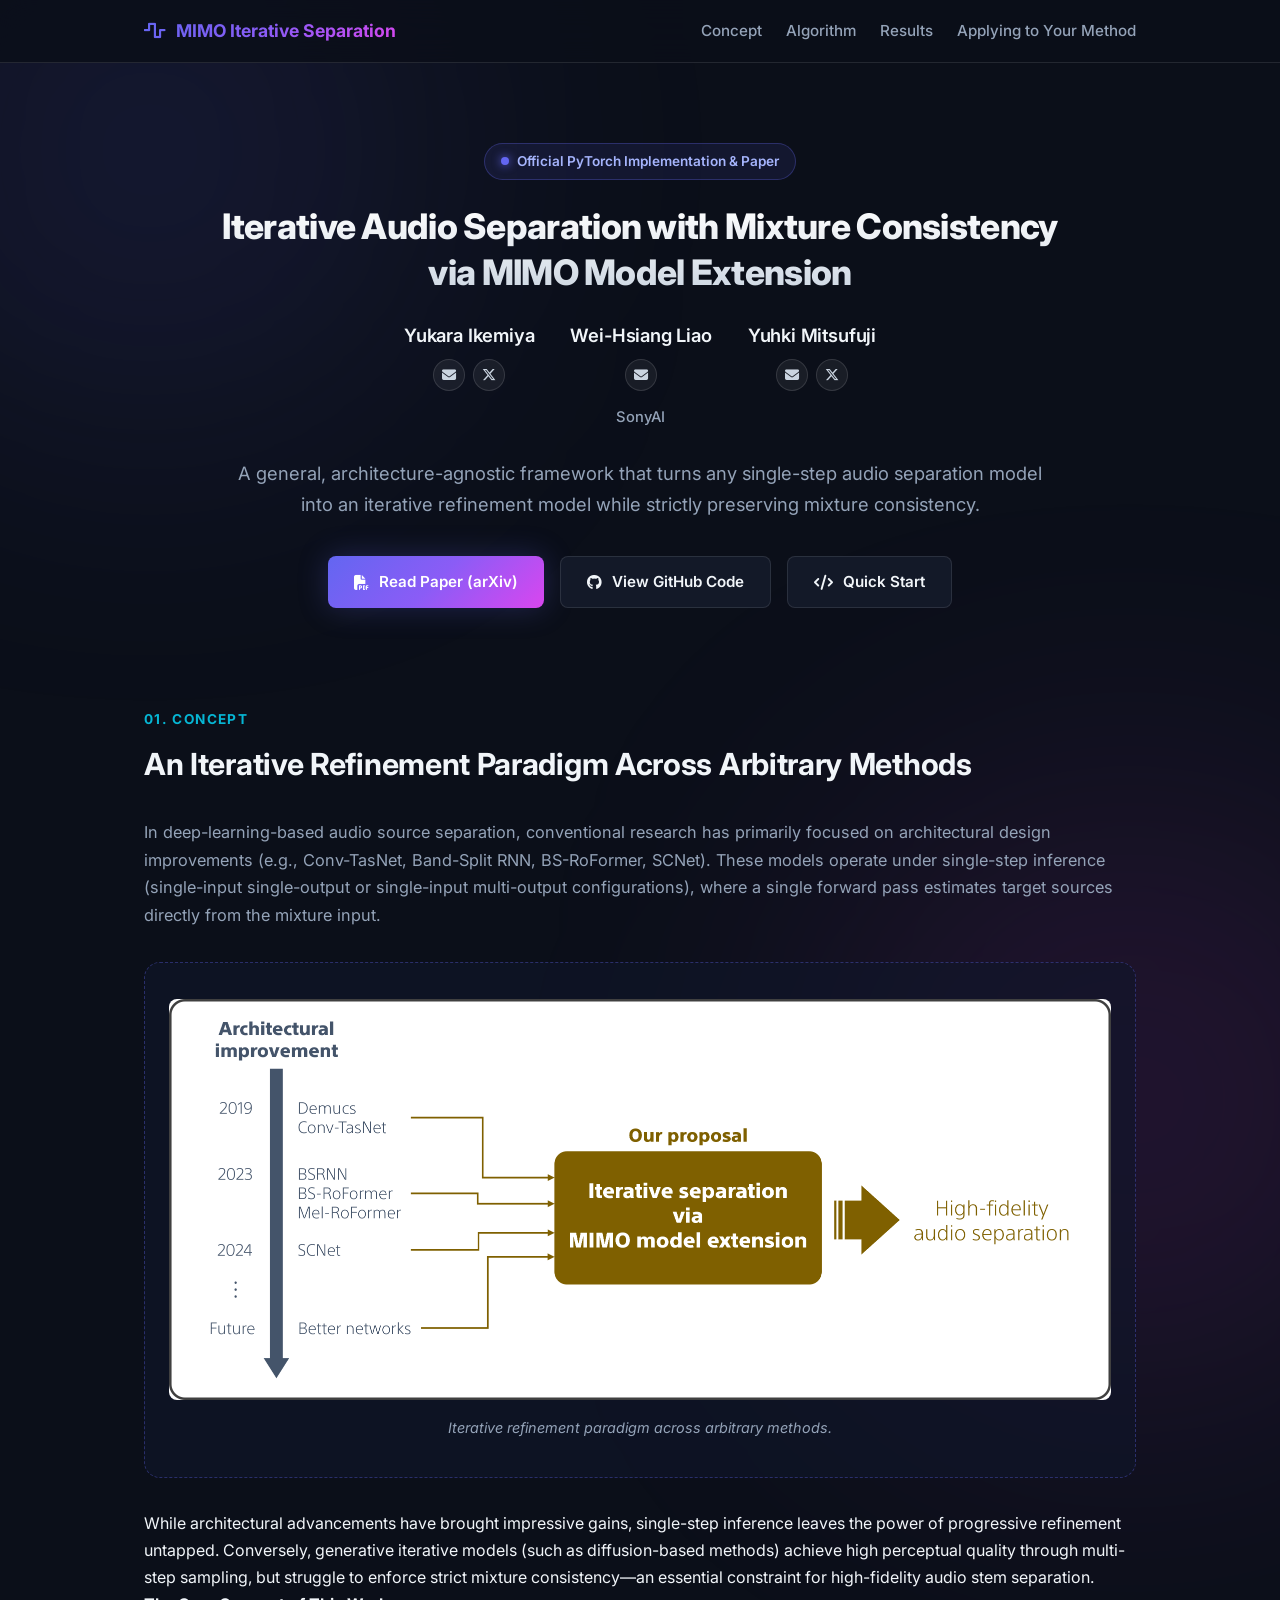
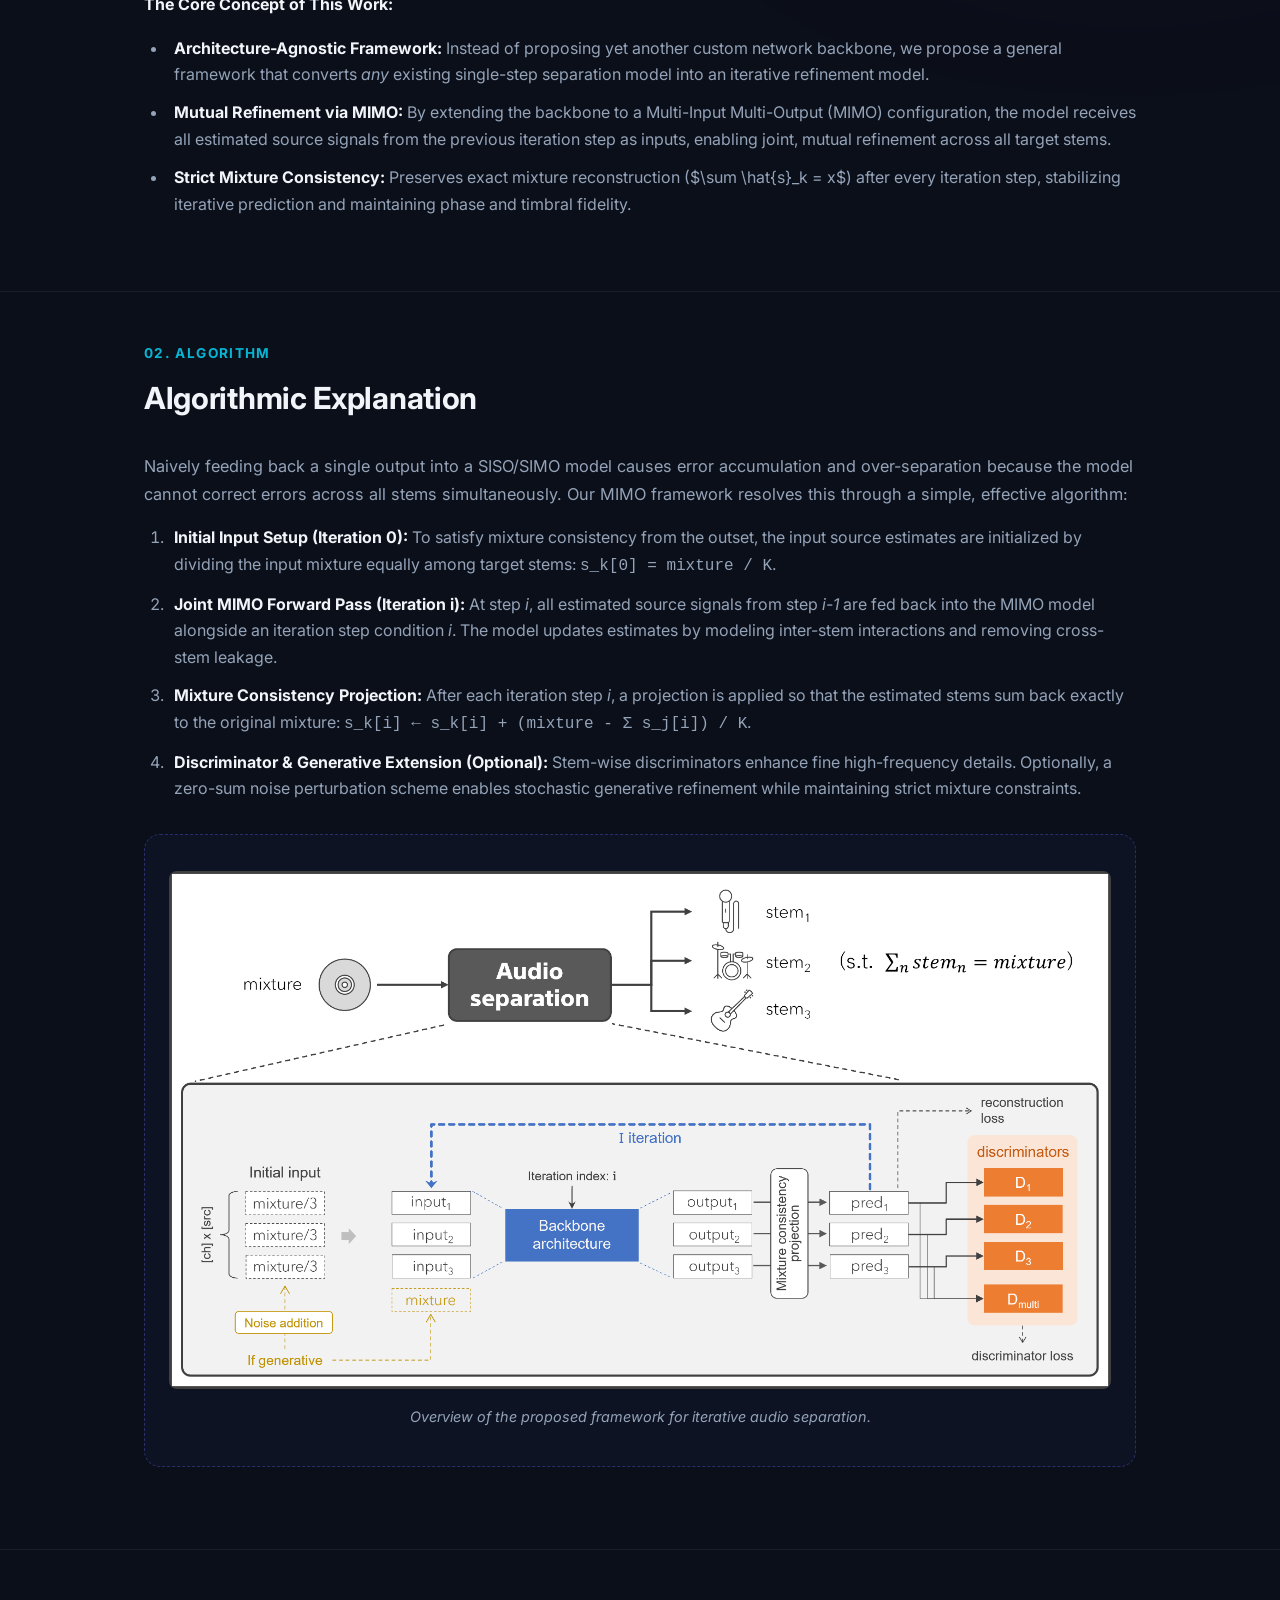
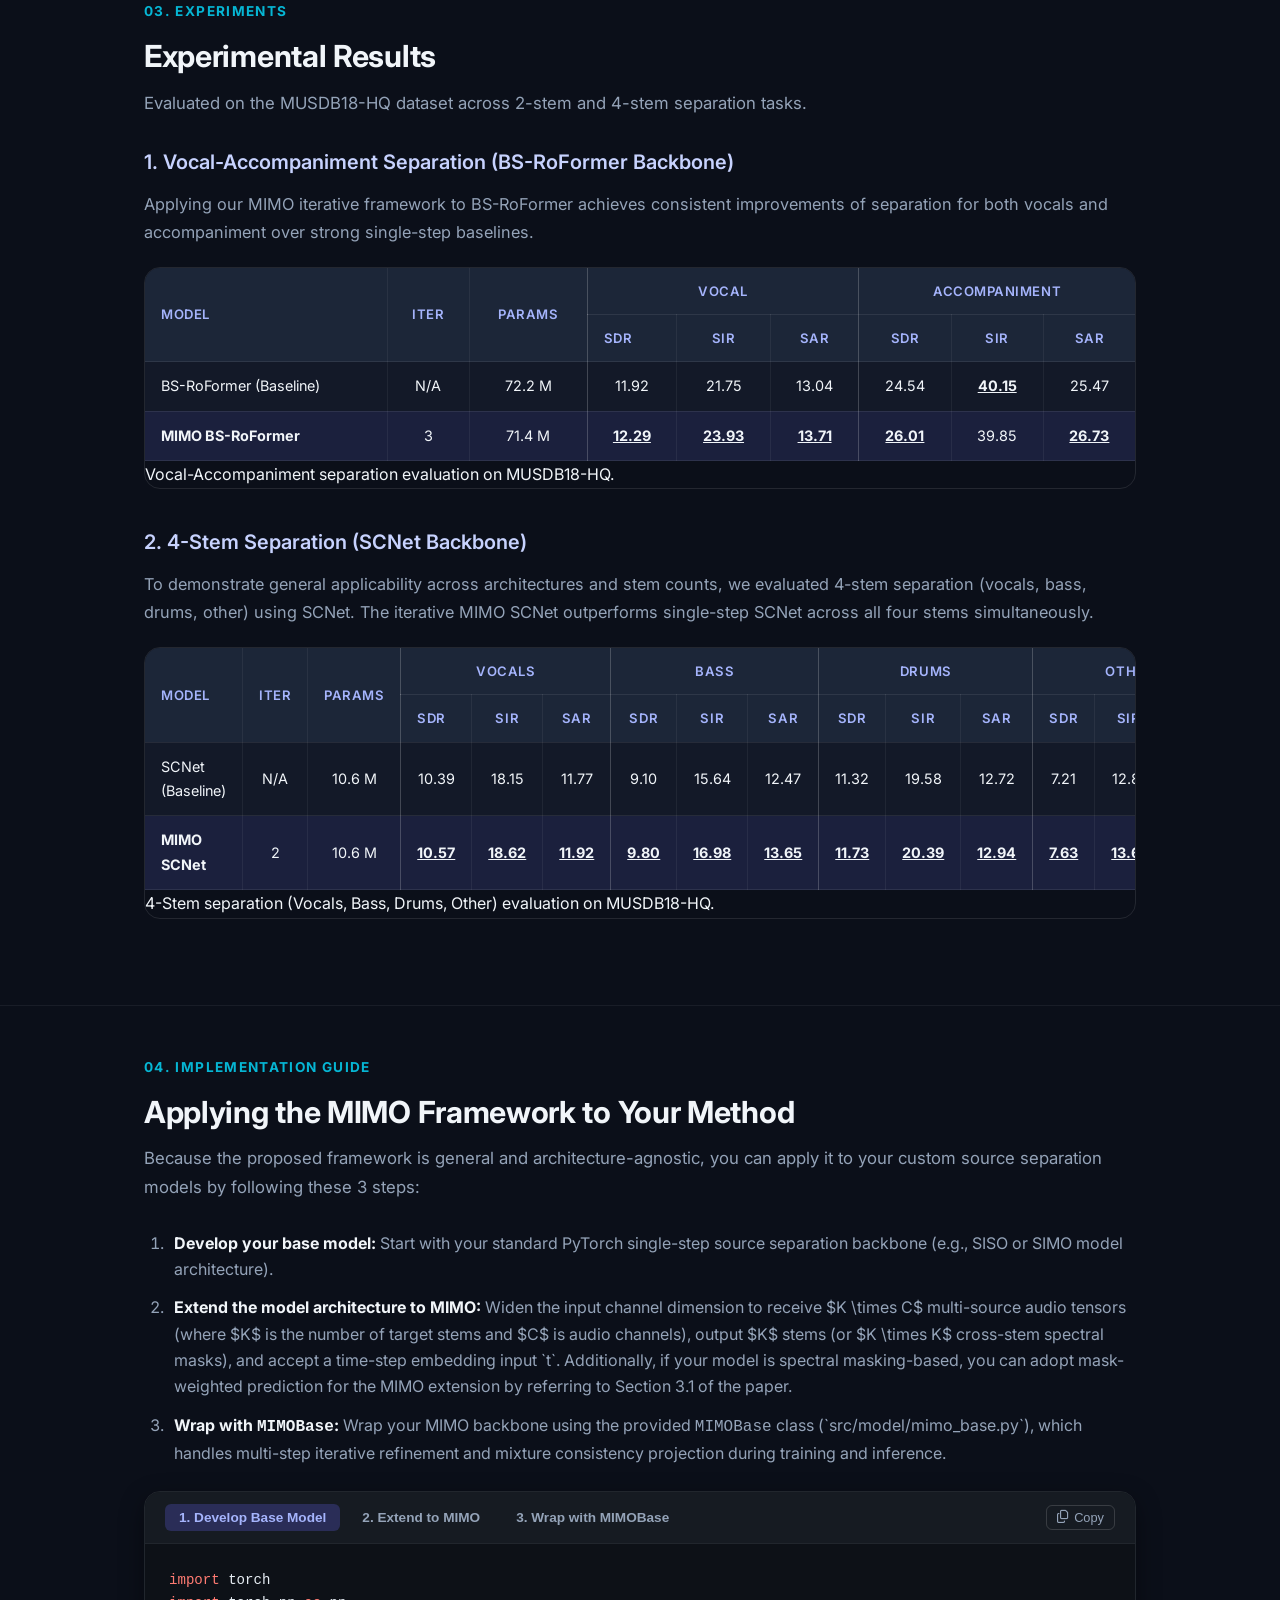
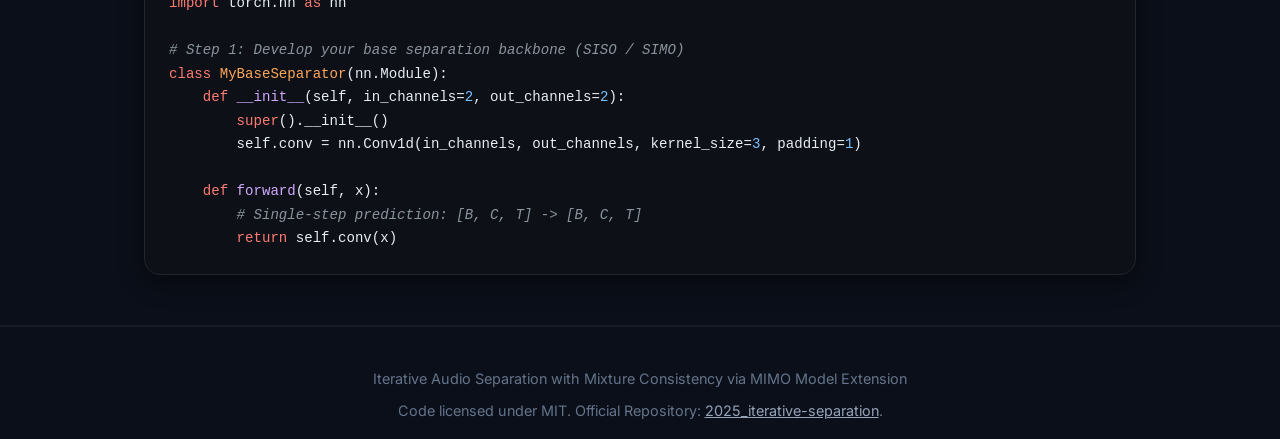
<file: html/index.html>
<!DOCTYPE html>
<html lang="en">
<head>
  <meta charset="UTF-8">
  <meta name="viewport" content="width=device-width, initial-scale=1.0">
  <title>Iterative Audio Separation with Mixture Consistency via MIMO Model Extension</title>
  <meta name="description" content="A general framework for stable and effective iterative audio separation with mixture consistency by extending separation models to a multi-input multi-output (MIMO) configuration.">
  
  <!-- Fonts -->
  <link rel="preconnect" href="https://fonts.googleapis.com">
  <link rel="preconnect" href="https://fonts.gstatic.com" crossorigin>
  <link href="https://fonts.googleapis.com/css2?family=Inter:wght@400;500;600;700;800&family=JetBrains+Mono:wght@400;500;600&display=swap" rel="stylesheet">
  
  <!-- Font Awesome -->
  <link rel="stylesheet" href="https://cdnjs.cloudflare.com/ajax/libs/font-awesome/6.5.1/css/all.min.css">
  
  <!-- Custom Styles -->
  <link rel="stylesheet" href="style.css">
</head>
<body>

  <!-- Navigation -->
  <header>
    <div class="container nav-content">
      <a href="#" class="logo">
        <i class="fa-solid fa-wave-square"></i>
        MIMO Iterative Separation
      </a>
      <ul class="nav-links">
        <li><a href="#concept">Concept</a></li>
        <li><a href="#algorithm">Algorithm</a></li>
        <li><a href="#results">Results</a></li>
        <li><a href="#code">Applying to Your Method</a></li>
      </ul>
    </div>
  </header>

  <!-- Hero Section -->
  <section class="hero">
    <div class="container">
      <div class="badge">
        <span class="badge-dot"></span> Official PyTorch Implementation & Paper
      </div>
      <h1 class="hero-title">Iterative Audio Separation with Mixture Consistency<br>via MIMO Model Extension</h1>

      <!-- Authors & Contact Info -->
      <!-- Authors & Individual Social Links -->
      <div class="hero-authors-container">
        <div class="author-cards">
          
          <div class="author-card">
            <div class="author-name">Yukara Ikemiya</div>
            <div class="author-socials">
              <a href="mailto:yukara.ikemiya@sony.com" class="author-icon-btn" title="Email: yukara.ikemiya@sony.com">
                <i class="fa-solid fa-envelope"></i>
              </a>
              <a href="https://x.com/yukara_ikemiya" target="_blank" rel="noopener" class="author-icon-btn" title="X: @yukara_ikemiya">
                <i class="fa-brands fa-x-twitter"></i>
              </a>
            </div>
          </div>

          <div class="author-card">
            <div class="author-name">Wei-Hsiang Liao</div>
            <div class="author-socials">
              <a href="mailto:weihsiang.liao@sony.com" class="author-icon-btn" title="Email: weihsiang.liao@sony.com">
                <i class="fa-solid fa-envelope"></i>
              </a>
            </div>
          </div>

          <div class="author-card">
            <div class="author-name">Yuhki Mitsufuji</div>
            <div class="author-socials">
              <a href="mailto:yuhki.mitsufuji@sony.com" class="author-icon-btn" title="Email: yuhki.mitsufuji@sony.com">
                <i class="fa-solid fa-envelope"></i>
              </a>
              <a href="https://x.com/mittu1204" target="_blank" rel="noopener" class="author-icon-btn" title="X: @mittu1204">
                <i class="fa-brands fa-x-twitter"></i>
              </a>
            </div>
          </div>

        </div>
        
        <div class="author-affiliation">SonyAI</div>
      </div>

      <p class="hero-subtitle">
        A general, architecture-agnostic framework that turns any single-step audio separation model into an iterative refinement model while strictly preserving mixture consistency.
      </p>

      <div class="hero-actions">
        <a href="https://arxiv.org/abs/2609.07226" target="_blank" rel="noopener" class="btn btn-primary">
          <i class="fa-solid fa-file-pdf"></i> Read Paper (arXiv)
        </a>
        <a href="https://github.com/SonyResearch/mimo-audio-separation/" target="_blank" rel="noopener" class="btn btn-secondary">
          <i class="fa-brands fa-github"></i> View GitHub Code
        </a>
        <a href="#code" class="btn btn-secondary">
          <i class="fa-solid fa-code"></i> Quick Start
        </a>
      </div>
    </div>
  </section>

  <!-- Section 1: Concept -->
  <section id="concept" class="section">
    <div class="container">
      <div class="section-header">
        <span class="section-tag">01. Concept</span>
        <h2 class="section-title">An Iterative Refinement Paradigm Across Arbitrary Methods</h2>
      </div>

      <div class="text-content">
        <p>
          In deep-learning-based audio source separation, conventional research has primarily focused on architectural design improvements (e.g., Conv-TasNet, Band-Split RNN, BS-RoFormer, SCNet). These models operate under single-step inference (single-input single-output or single-input multi-output configurations), where a single forward pass estimates target sources directly from the mixture input.
        </p>
      </div>

      <!-- Figure 1: Method Concept -->
      <div class="figure-container">
        <img class="figure-image" src="fig/method_concept.png"
             alt="Iterative refinement paradigm across arbitrary methods">
        <p class="figure-caption">Iterative refinement paradigm across arbitrary methods.</p>
      </div>

      <div></div>
        <p>
          While architectural advancements have brought impressive gains, single-step inference leaves the power of progressive refinement untapped. Conversely, generative iterative models (such as diffusion-based methods) achieve high perceptual quality through multi-step sampling, but struggle to enforce strict mixture consistency—an essential constraint for high-fidelity audio stem separation.
        </p>

        <p>
          <strong>The Core Concept of This Work:</strong>
        </p>
        <ul class="clean-list">
          <li><strong>Architecture-Agnostic Framework:</strong> Instead of proposing yet another custom network backbone, we propose a general framework that converts <em>any</em> existing single-step separation model into an iterative refinement model.</li>
          <li><strong>Mutual Refinement via MIMO:</strong> By extending the backbone to a Multi-Input Multi-Output (MIMO) configuration, the model receives all estimated source signals from the previous iteration step as inputs, enabling joint, mutual refinement across all target stems.</li>
          <li><strong>Strict Mixture Consistency:</strong> Preserves exact mixture reconstruction ($\sum \hat{s}_k = x$) after every iteration step, stabilizing iterative prediction and maintaining phase and timbral fidelity.</li>
        </ul>
      </div>

    </div>
  </section>

  <!-- Section 2: Algorithm -->
  <section id="algorithm" class="section">
    <div class="container">
      <div class="section-header">
        <span class="section-tag">02. Algorithm</span>
        <h2 class="section-title">Algorithmic Explanation</h2>
      </div>

      <div class="text-content">
        <p>
          Naively feeding back a single output into a SISO/SIMO model causes error accumulation and over-separation because the model cannot correct errors across all stems simultaneously. Our MIMO framework resolves this through a simple, effective algorithm:
        </p>

        <ol class="clean-list">
          <li>
            <strong>Initial Input Setup (Iteration 0):</strong>
            To satisfy mixture consistency from the outset, the input source estimates are initialized by dividing the input mixture equally among target stems: <code>s_k[0] = mixture / K</code>.
          </li>
          <li>
            <strong>Joint MIMO Forward Pass (Iteration i):</strong>
            At step <em>i</em>, all estimated source signals from step <em>i-1</em> are fed back into the MIMO model alongside an iteration step condition <em>i</em>. The model updates estimates by modeling inter-stem interactions and removing cross-stem leakage.
          </li>
          <li>
            <strong>Mixture Consistency Projection:</strong>
            After each iteration step <em>i</em>, a projection is applied so that the estimated stems sum back exactly to the original mixture:
            <code>s_k[i] ← s_k[i] + (mixture - Σ s_j[i]) / K</code>.
          </li>
          <li>
            <strong>Discriminator & Generative Extension (Optional):</strong>
            Stem-wise discriminators enhance fine high-frequency details. Optionally, a zero-sum noise perturbation scheme enables stochastic generative refinement while maintaining strict mixture constraints.
          </li>
        </ol>
      </div>

      <!-- Figure 2: MIMO Model Extension -->
      <div class="figure-container">
        <img class="figure-image" src="fig/mimo_iterative_separation.png"
             alt="Overview of the proposed MIMO iterative separation framework">
        <p class="figure-caption">Overview of the proposed framework for iterative audio separation.</p>
      </div>
    </div>
  </section>

  <!-- Section 3: Experiments -->
  <section id="results" class="section">
    <div class="container">
      <div class="section-header">
        <span class="section-tag">03. Experiments</span>
        <h2 class="section-title">Experimental Results</h2>
        <p class="section-desc">
          Evaluated on the MUSDB18-HQ dataset across 2-stem and 4-stem separation tasks.
        </p>
      </div>

      <!-- Table 1: BS-RoFormer -->
      <div class="text-content">
        <h3 class="subsection-title">1. Vocal-Accompaniment Separation (BS-RoFormer Backbone)</h3>
        <p>
          Applying our MIMO iterative framework to BS-RoFormer achieves consistent improvements of separation for both vocals and accompaniment over strong single-step baselines.
        </p>
      </div>

      <div class="table-wrapper">
        <table>
          <thead>
            <tr>
              <th rowspan="2">Model</th>
              <th rowspan="2">Iter</th>
              <th rowspan="2">Params</th>
              <th colspan="3">Vocal</th>
              <th colspan="3">Accompaniment</th>
            </tr>
            <tr>
              <th>SDR</th>
              <th>SIR</th>
              <th>SAR</th>
              <th>SDR</th>
              <th>SIR</th>
              <th>SAR</th>
            </tr>
          </thead>
          <tbody>
            <tr>
              <td>BS-RoFormer (Baseline)</td>
              <td>N/A</td>
              <td>72.2 M</td>
              <td>11.92</td>
              <td>21.75</td>
              <td>13.04</td>
              <td>24.54</td>
              <td><u><strong>40.15</strong></u></td>
              <td>25.47</td>
            </tr>
            <tr class="highlight-row">
              <td><strong>MIMO BS-RoFormer</strong></td>
              <td>3</td>
              <td>71.4 M</td>
              <td><u><strong>12.29</strong></u></td>
              <td><u><strong>23.93</strong></u></td>
              <td><u><strong>13.71</strong></u></td>
              <td><u><strong>26.01</strong></u></td>
              <td>39.85</td>
              <td><u><strong>26.73</strong></u></td>
            </tr>
          </tbody>
        </table>
        <caption>Vocal-Accompaniment separation evaluation on MUSDB18-HQ.</caption>
      </div>

      <!-- Table 2: SCNet -->
      <div class="text-content" style="margin-top: 36px;">
        <h3 class="subsection-title">2. 4-Stem Separation (SCNet Backbone)</h3>
        <p>
          To demonstrate general applicability across architectures and stem counts, we evaluated 4-stem separation (vocals, bass, drums, other) using SCNet. The iterative MIMO SCNet outperforms single-step SCNet across all four stems simultaneously.
        </p>
      </div>

      <div class="table-wrapper">
        <table>
          <thead>
            <tr>
              <th rowspan="2">Model</th>
              <th rowspan="2">Iter</th>
              <th rowspan="2">Params</th>
              <th colspan="3">Vocals</th>
              <th colspan="3">Bass</th>
              <th colspan="3">Drums</th>
              <th colspan="3">Other</th>
            </tr>
            <tr>
              <th>SDR</th>
              <th>SIR</th>
              <th>SAR</th>
              <th>SDR</th>
              <th>SIR</th>
              <th>SAR</th>
              <th>SDR</th>
              <th>SIR</th>
              <th>SAR</th>
              <th>SDR</th>
              <th>SIR</th>
              <th>SAR</th>
            </tr>
          </thead>
          <tbody>
            <tr>
              <td>SCNet (Baseline)</td>
              <td>N/A</td>
              <td>10.6 M</td>
              <td>10.39</td>
              <td>18.15</td>
              <td>11.77</td>
              <td>9.10</td>
              <td>15.64</td>
              <td>12.47</td>
              <td>11.32</td>
              <td>19.58</td>
              <td>12.72</td>
              <td>7.21</td>
              <td>12.81</td>
              <td>9.58</td>
            </tr>
            <tr class="highlight-row">
              <td><strong>MIMO SCNet</strong></td>
              <td>2</td>
              <td>10.6 M</td>
              <td><u><strong>10.57</strong></u></td>
              <td><u><strong>18.62</strong></u></td>
              <td><u><strong>11.92</strong></u></td>
              <td><u><strong>9.80</strong></u></td>
              <td><u><strong>16.98</strong></u></td>
              <td><u><strong>13.65</strong></u></td>
              <td><u><strong>11.73</strong></u></td>
              <td><u><strong>20.39</strong></u></td>
              <td><u><strong>12.94</strong></u></td>
              <td><u><strong>7.63</strong></u></td>
              <td><u><strong>13.61</strong></u></td>
              <td><u><strong>9.75</strong></u></td>
            </tr>
          </tbody>
        </table>
        <caption>4-Stem separation (Vocals, Bass, Drums, Other) evaluation on MUSDB18-HQ.</caption>
      </div>
    </div>
  </section>

  <!-- Section 4: Applying Framework -->
  <section id="code" class="section">
    <div class="container">
      <div class="section-header">
        <span class="section-tag">04. Implementation Guide</span>
        <h2 class="section-title">Applying the MIMO Framework to Your Method</h2>
        <p class="section-desc">
          Because the proposed framework is general and architecture-agnostic, you can apply it to your custom source separation models by following these 3 steps:
        </p>
      </div>

      <div class="text-content">
        <ol class="clean-list">
          <li>
            <strong>Develop your base model:</strong>
            Start with your standard PyTorch single-step source separation backbone (e.g., SISO or SIMO model architecture).
          </li>
          <li>
            <strong>Extend the model architecture to MIMO:</strong>
            Widen the input channel dimension to receive $K \times C$ multi-source audio tensors (where $K$ is the number of target stems and $C$ is audio channels), output $K$ stems (or $K \times K$ cross-stem spectral masks), and accept a time-step embedding input `t`. Additionally, if your model is spectral masking-based, you can adopt mask-weighted prediction for the MIMO extension by referring to Section 3.1 of the paper.
          </li>
          <li>
            <strong>Wrap with <code>MIMOBase</code>:</strong>
            Wrap your MIMO backbone using the provided <code>MIMOBase</code> class (`src/model/mimo_base.py`), which handles multi-step iterative refinement and mixture consistency projection during training and inference.
          </li>
        </ol>
      </div>

      <div class="code-wrapper">
        <div class="code-header">
          <div class="code-tabs">
            <button class="code-tab active" data-tab="step1-code">1. Develop Base Model</button>
            <button class="code-tab" data-tab="step2-code">2. Extend to MIMO</button>
            <button class="code-tab" data-tab="step3-code">3. Wrap with MIMOBase</button>
          </div>
          <button class="copy-btn"><i class="fa-regular fa-copy"></i> Copy</button>
        </div>

        <!-- Code Block 1 -->
        <div id="step1-code" class="code-block active">
          <pre><code><span class="code-keyword">import</span> torch
<span class="code-keyword">import</span> torch.nn <span class="code-keyword">as</span> nn

<span class="code-comment"># Step 1: Develop your base separation backbone (SISO / SIMO)</span>
<span class="code-keyword">class</span> <span class="code-class">MyBaseSeparator</span>(nn.Module):
    <span class="code-keyword">def</span> <span class="code-func">__init__</span>(self, in_channels=<span class="code-num">2</span>, out_channels=<span class="code-num">2</span>):
        <span class="code-keyword">super</span>().__init__()
        self.conv = nn.Conv1d(in_channels, out_channels, kernel_size=<span class="code-num">3</span>, padding=<span class="code-num">1</span>)
        
    <span class="code-keyword">def</span> <span class="code-func">forward</span>(self, x):
        <span class="code-comment"># Single-step prediction: [B, C, T] -> [B, C, T]</span>
        <span class="code-keyword">return</span> self.conv(x)</code></pre>
        </div>

        <!-- Code Block 2 -->
        <div id="step2-code" class="code-block">
          <pre><code><span class="code-keyword">import</span> torch
<span class="code-keyword">import</span> torch.nn <span class="code-keyword">as</span> nn

<span class="code-comment"># Step 2: Extend your model to a MIMO configuration with step conditioning</span>
<span class="code-keyword">class</span> <span class="code-class">MyMIMOSeparator</span>(nn.Module):
    <span class="code-keyword">def</span> <span class="code-func">__init__</span>(self, base_model, num_sources=<span class="code-num">2</span>, in_channels=<span class="code-num">2</span>):
        <span class="code-keyword">super</span>().__init__()
        self.num_sources = num_sources
        self.in_channels = in_channels
        
        <span class="code-comment"># Input layer receives K * C channels (all estimated stems as multi-channel inputs)</span>
        self.input_layer = nn.Conv1d(num_sources * in_channels, in_channels, kernel_size=<span class="code-num">1</span>)
        self.base_model = base_model
        
        <span class="code-comment"># Time step condition embedding for iteration step i</span>
        self.time_emb = nn.Embedding(num_embeddings=<span class="code-num">10</span>, embedding_dim=in_channels)

    <span class="code-keyword">def</span> <span class="code-func">forward</span>(self, x, t=<span class="code-keyword">None</span>):
        <span class="code-comment"># x: Multi-source input tensor [B, K, C, T]</span>
        B, K, C, T = x.shape
        x_flat = x.view(B, K * C, T)  <span class="code-comment"># Flatten stems along channel dimension</span>
        
        h = self.input_layer(x_flat)
        <span class="code-keyword">if</span> t <span class="code-keyword">is not None</span>:
            h = h + self.time_emb(t).unsqueeze(-<span class="code-num">1</span>)
            
        out = self.base_model(h)  <span class="code-comment"># Output tensor [B, K*C, T]</span>
        <span class="code-keyword">return</span> out.view(B, K, C, T)  <span class="code-comment"># Reshape to [B, K, C, T]</span></code></pre>
        </div>

        <!-- Code Block 3 -->
        <div id="step3-code" class="code-block">
          <pre><code><span class="code-keyword">from</span> src.model.mimo_base <span class="code-keyword">import</span> MIMOBase

<span class="code-comment"># Step 3: Wrap your MIMO backbone with MIMOBase</span>
mimo_backbone = MyMIMOSeparator(base_model=MyBaseSeparator(), num_sources=<span class="code-num">2</span>, in_channels=<span class="code-num">2</span>)

model = MIMOBase(
    num_channels=<span class="code-num">2</span>,
    num_sources=<span class="code-num">2</span>,
    backbone_model=mimo_backbone,
    max_iter=<span class="code-num">3</span>,                     <span class="code-comment"># Number of iterative refinement steps</span>
    model_output_style=<span class="code-string">"direct"</span>,      <span class="code-comment"># "direct" or "diff"</span>
    mixture_consistency=<span class="code-keyword">True</span>,         <span class="code-comment"># Enables mixture consistency projection</span>
    use_time_emb=<span class="code-keyword">True</span>
)

<span class="code-comment"># The model automatically performs I-step iterative refinement</span>
<span class="code-comment"># and enforces mixture consistency: sum(pred_stems) == mixture</span>
outputs = model(x_multi_sources, t)</code></pre>
        </div>
      </div>
    </div>
  </section>

  <!-- Footer -->
  <footer>
    <div class="container">
      <p>
        Iterative Audio Separation with Mixture Consistency via MIMO Model Extension
      </p>
      <p style="margin-top: 8px;">
        Code licensed under MIT. Official Repository: <a href="https://github.com/SonyResearch/mimo-audio-separation/" target="_blank" rel="noopener">2025_iterative-separation</a>.
      </p>
    </div>
  </footer>

  <script src="script.js"></script>
</body>
</html>
</file>
<file: html/style.css>
/* Modern CSS Design System for MIMO Iterative Separation Website */

:root {
  --bg-dark: #0b0f19;
  --bg-card: rgba(23, 30, 48, 0.7);
  --bg-card-border: rgba(255, 255, 255, 0.1);
  --bg-card-hover: rgba(30, 41, 67, 0.85);
  
  --primary: #6366f1;
  --primary-gradient: linear-gradient(135deg, #6366f1 0%, #8b5cf6 50%, #d946ef 100%);
  --accent-cyan: #06b6d4;
  --accent-pink: #ec4899;
  --accent-green: #10b981;
  
  --text-main: #f1f5f9;
  --text-muted: #94a3b8;
  --text-dim: #64748b;
  
  --code-bg: #0d1117;
  --code-border: #21262d;
  
  --font-sans: 'Inter', system-ui, -apple-system, BlinkMacSystemFont, "Segoe UI", Roboto, sans-serif;
  --font-mono: 'JetBrains Mono', 'Fira Code', Consolas, Monaco, monospace;

  --radius-sm: 8px;
  --radius-md: 16px;
  --radius-lg: 24px;
  
  --shadow-glow: 0 0 30px rgba(99, 102, 241, 0.25);
  --shadow-card: 0 10px 30px -10px rgba(0, 0, 0, 0.5);
  
  --transition: all 0.3s cubic-bezier(0.4, 0, 0.2, 1);
}

* {
  box-sizing: border-box;
  margin: 0;
  padding: 0;
}

html {
  scroll-behavior: smooth;
}

body {
  font-family: var(--font-sans);
  background-color: var(--bg-dark);
  color: var(--text-main);
  line-height: 1.7;
  overflow-x: hidden;
  position: relative;
}

/* Background Ambient Glows */
body::before, body::after {
  content: '';
  position: absolute;
  border-radius: 50%;
  filter: blur(140px);
  z-index: -1;
  pointer-events: none;
}

body::before {
  width: 500px;
  height: 500px;
  top: -100px;
  left: -100px;
  background: rgba(99, 102, 241, 0.15);
}

body::after {
  width: 600px;
  height: 600px;
  top: 800px;
  right: -150px;
  background: rgba(217, 70, 239, 0.12);
}

/* Container */
.container {
  max-width: 1040px;
  margin: 0 auto;
  padding: 0 24px;
}

/* Navigation Header */
header {
  position: sticky;
  top: 0;
  z-index: 100;
  backdrop-filter: blur(16px);
  -webkit-backdrop-filter: blur(16px);
  background: rgba(11, 15, 25, 0.85);
  border-bottom: 1px solid var(--bg-card-border);
  padding: 16px 0;
}

.nav-content {
  display: flex;
  align-items: center;
  justify-content: space-between;
}

.logo {
  font-weight: 700;
  font-size: 1.1rem;
  background: var(--primary-gradient);
  -webkit-background-clip: text;
  background-clip: text;
  -webkit-text-fill-color: transparent;
  display: flex;
  align-items: center;
  gap: 10px;
  text-decoration: none;
}

.nav-links {
  display: flex;
  gap: 24px;
  list-style: none;
}

.nav-links a {
  color: var(--text-muted);
  text-decoration: none;
  font-size: 0.95rem;
  font-weight: 500;
  transition: var(--transition);
}

.nav-links a:hover {
  color: var(--text-main);
}

/* Hero Section */
.hero {
  padding: 80px 0 50px;
  text-align: center;
  position: relative;
}

.badge {
  display: inline-flex;
  align-items: center;
  gap: 8px;
  padding: 6px 16px;
  border-radius: 100px;
  background: rgba(99, 102, 241, 0.1);
  border: 1px solid rgba(99, 102, 241, 0.3);
  color: #a5b4fc;
  font-size: 0.85rem;
  font-weight: 600;
  margin-bottom: 24px;
}

.badge-dot {
  width: 8px;
  height: 8px;
  border-radius: 50%;
  background: #6366f1;
  box-shadow: 0 0 10px #6366f1;
}

.hero-title {
  font-size: 2.2rem;
  font-weight: 800;
  line-height: 1.3;
  letter-spacing: -0.02em;
  margin-bottom: 24px;
  background: linear-gradient(180deg, #ffffff 0%, #cbd5e1 100%);
  -webkit-background-clip: text;
  background-clip: text;
  -webkit-text-fill-color: transparent;
}

/* Authors & Individual Social Links */
.hero-authors-container {
  margin-top: 24px;
  margin-bottom: 28px;
}

.author-cards {
  display: flex;
  justify-content: center;
  align-items: flex-start;
  gap: 36px;
  flex-wrap: wrap;
  margin-bottom: 14px;
}

.author-card {
  display: flex;
  flex-direction: column;
  align-items: center;
  gap: 8px;
}

.author-name {
  font-size: 1.15rem;
  font-weight: 600;
  color: #f1f5f9;
  letter-spacing: -0.01em;
}

.author-socials {
  display: flex;
  align-items: center;
  gap: 8px;
}

.author-icon-btn {
  display: inline-flex;
  align-items: center;
  justify-content: center;
  width: 32px;
  height: 32px;
  border-radius: 50%;
  background: rgba(255, 255, 255, 0.06);
  border: 1px solid rgba(255, 255, 255, 0.12);
  color: #cbd5e1;
  font-size: 0.88rem;
  text-decoration: none;
  transition: all 0.2s ease;
}

.author-icon-btn:hover {
  background: rgba(99, 102, 241, 0.25);
  border-color: rgba(129, 140, 248, 0.6);
  color: #a5b4fc;
  transform: translateY(-2px);
  box-shadow: 0 4px 12px rgba(99, 102, 241, 0.3);
}

.author-affiliation {
  font-size: 0.92rem;
  color: var(--text-muted);
  font-weight: 500;
}

.hero-subtitle {
  font-size: 1.15rem;
  color: var(--text-muted);
  max-width: 820px;
  margin: 0 auto 36px;
  font-weight: 400;
}

/* Action Links / Buttons */
.hero-actions {
  display: flex;
  justify-content: center;
  gap: 16px;
  flex-wrap: wrap;
}

.btn {
  display: inline-flex;
  align-items: center;
  gap: 10px;
  padding: 12px 26px;
  border-radius: var(--radius-sm);
  font-weight: 600;
  font-size: 0.95rem;
  text-decoration: none;
  transition: var(--transition);
  cursor: pointer;
}

.btn-primary {
  background: var(--primary-gradient);
  color: #fff;
  box-shadow: var(--shadow-glow);
}

.btn-primary:hover {
  transform: translateY(-2px);
  box-shadow: 0 0 40px rgba(99, 102, 241, 0.4);
}

.btn-secondary {
  background: var(--bg-card);
  color: var(--text-main);
  border: 1px solid var(--bg-card-border);
}

.btn-secondary:hover {
  background: var(--bg-card-hover);
  border-color: rgba(255, 255, 255, 0.2);
  transform: translateY(-2px);
}

/* Section Styling */
.section {
  padding: 50px 0;
  border-bottom: 1px solid rgba(255, 255, 255, 0.06);
}

.section-header {
  margin-bottom: 28px;
}

.section-tag {
  color: var(--accent-cyan);
  font-weight: 700;
  font-size: 0.85rem;
  text-transform: uppercase;
  letter-spacing: 0.1em;
  margin-bottom: 8px;
  display: block;
}

.section-title {
  font-size: 1.9rem;
  font-weight: 700;
  color: var(--text-main);
  letter-spacing: -0.01em;
}

.section-desc {
  color: var(--text-muted);
  font-size: 1.05rem;
  margin-top: 6px;
}

/* Text Content & Clean Lists */
.text-content p {
  color: var(--text-muted);
  font-size: 1.02rem;
  margin-bottom: 16px;
}

.text-content p strong {
  color: var(--text-main);
}

.subsection-title {
  font-size: 1.25rem;
  font-weight: 600;
  color: #c7d2fe;
  margin-bottom: 12px;
}

ul.clean-list, ol.clean-list {
  margin: 16px 0 24px 24px;
  color: var(--text-muted);
  font-size: 1rem;
}

ul.clean-list li, ol.clean-list li {
  margin-bottom: 12px;
  padding-left: 6px;
  line-height: 1.65;
}

ul.clean-list li strong, ol.clean-list li strong {
  color: var(--text-main);
}

/* Figure Placeholder Container */
.figure-container {
  background: rgba(15, 23, 42, 0.6);
  border: 1px dashed rgba(99, 102, 241, 0.35);
  border-radius: var(--radius-md);
  padding: 36px 24px;
  margin: 32px 0;
  text-align: center;
}

.figure-badge {
  display: inline-block;
  background: rgba(99, 102, 241, 0.2);
  color: #a5b4fc;
  padding: 4px 12px;
  border-radius: 6px;
  font-size: 0.8rem;
  font-weight: 600;
  margin-bottom: 20px;
  text-transform: uppercase;
}

.figure-placeholder-box {
  background: rgba(30, 41, 59, 0.8);
  border: 1px dashed rgba(255, 255, 255, 0.2);
  border-radius: var(--radius-sm);
  padding: 48px 24px;
  color: #a5b4fc;
  font-weight: 500;
  display: flex;
  flex-direction: column;
  align-items: center;
  justify-content: center;
  gap: 12px;
}

.figure-placeholder-box i {
  font-size: 2.2rem;
  color: #818cf8;
}

.figure-image {
  display: block;
  max-width: 100%;
  height: auto;
  margin: 0 auto;
  border-radius: var(--radius-sm);
  background: #ffffff;
}

.figure-caption {
  margin-top: 16px;
  font-size: 0.9rem;
  color: var(--text-muted);
  font-style: italic;
}

/* Table Styling */
.table-wrapper {
  overflow-x: auto;
  margin: 20px 0 36px;
  border-radius: var(--radius-md);
  border: 1px solid var(--bg-card-border);
}

table {
  width: 100%;
  border-collapse: collapse;
  text-align: center;
  font-size: 0.9rem;
  background: var(--bg-card);
}

caption {
  padding: 12px;
  caption-side: bottom;
  color: var(--text-muted);
  font-size: 0.85rem;
  font-style: italic;
}

th, td {
  padding: 12px 16px;
  border-bottom: 1px solid rgba(255, 255, 255, 0.08);
  border-right: 1px solid rgba(255, 255, 255, 0.06);
  text-align: center;
  vertical-align: middle;
}

th:first-child, td:first-child {
  text-align: left;
}

th:last-child, td:last-child {
  border-right: none;
}

th {
  background: rgba(30, 41, 59, 0.85);
  color: #a5b4fc;
  font-weight: 600;
  font-size: 0.82rem;
  text-transform: uppercase;
  letter-spacing: 0.04em;
}

/* Stem divider vertical lines */
td:nth-child(3n):not(:last-child) {
  border-right: 1px solid rgba(255, 255, 255, 0.2);
}

thead tr:first-child th:nth-child(n+3):not(:last-child) {
  border-right: 1px solid rgba(255, 255, 255, 0.2);
}

thead tr:nth-child(2) th:nth-child(3n):not(:last-child) {
  border-right: 1px solid rgba(255, 255, 255, 0.2);
}

tr.highlight-row {
  background: rgba(99, 102, 241, 0.1);
}

tr.highlight-row td {
  color: var(--text-main);
}

/* Code Snippet Box */
.code-wrapper {
  background: var(--code-bg);
  border: 1px solid var(--code-border);
  border-radius: var(--radius-md);
  overflow: hidden;
  margin-top: 24px;
  box-shadow: 0 8px 24px rgba(0,0,0,0.4);
}

.code-header {
  background: #161b22;
  padding: 12px 20px;
  display: flex;
  align-items: center;
  justify-content: space-between;
  border-bottom: 1px solid var(--code-border);
}

.code-tabs {
  display: flex;
  gap: 8px;
}

.code-tab {
  background: transparent;
  border: none;
  color: var(--text-muted);
  padding: 6px 14px;
  font-size: 0.85rem;
  font-weight: 600;
  cursor: pointer;
  border-radius: 6px;
  transition: var(--transition);
}

.code-tab.active {
  background: rgba(99, 102, 241, 0.25);
  color: #a5b4fc;
}

.copy-btn {
  background: transparent;
  border: 1px solid rgba(255, 255, 255, 0.15);
  color: var(--text-muted);
  padding: 4px 10px;
  border-radius: 6px;
  font-size: 0.8rem;
  cursor: pointer;
  display: flex;
  align-items: center;
  gap: 6px;
  transition: var(--transition);
}

.copy-btn:hover {
  background: rgba(255, 255, 255, 0.1);
  color: var(--text-main);
}

pre {
  padding: 24px;
  overflow-x: auto;
  font-family: var(--font-mono);
  font-size: 0.88rem;
  line-height: 1.6;
  color: #e6edf3;
}

.code-block {
  display: none;
}

.code-block.active {
  display: block;
}

.code-keyword { color: #ff7b72; }
.code-class { color: #ffa657; }
.code-func { color: #d2a8ff; }
.code-comment { color: #8b949e; font-style: italic; }
.code-string { color: #a5d6ff; }
.code-num { color: #79c0ff; }

/* Footer */
footer {
  padding: 40px 0 30px;
  text-align: center;
  color: var(--text-dim);
  font-size: 0.9rem;
  border-top: 1px solid rgba(255, 255, 255, 0.05);
}

footer a {
  color: var(--text-muted);
  text-decoration: underline;
}

/* Responsive adjustments */
@media (max-width: 768px) {
  .hero-title {
    font-size: 2rem;
  }
  .nav-links {
    display: none;
  }
  .code-tabs {
    flex-wrap: wrap;
  }
}
</file>
